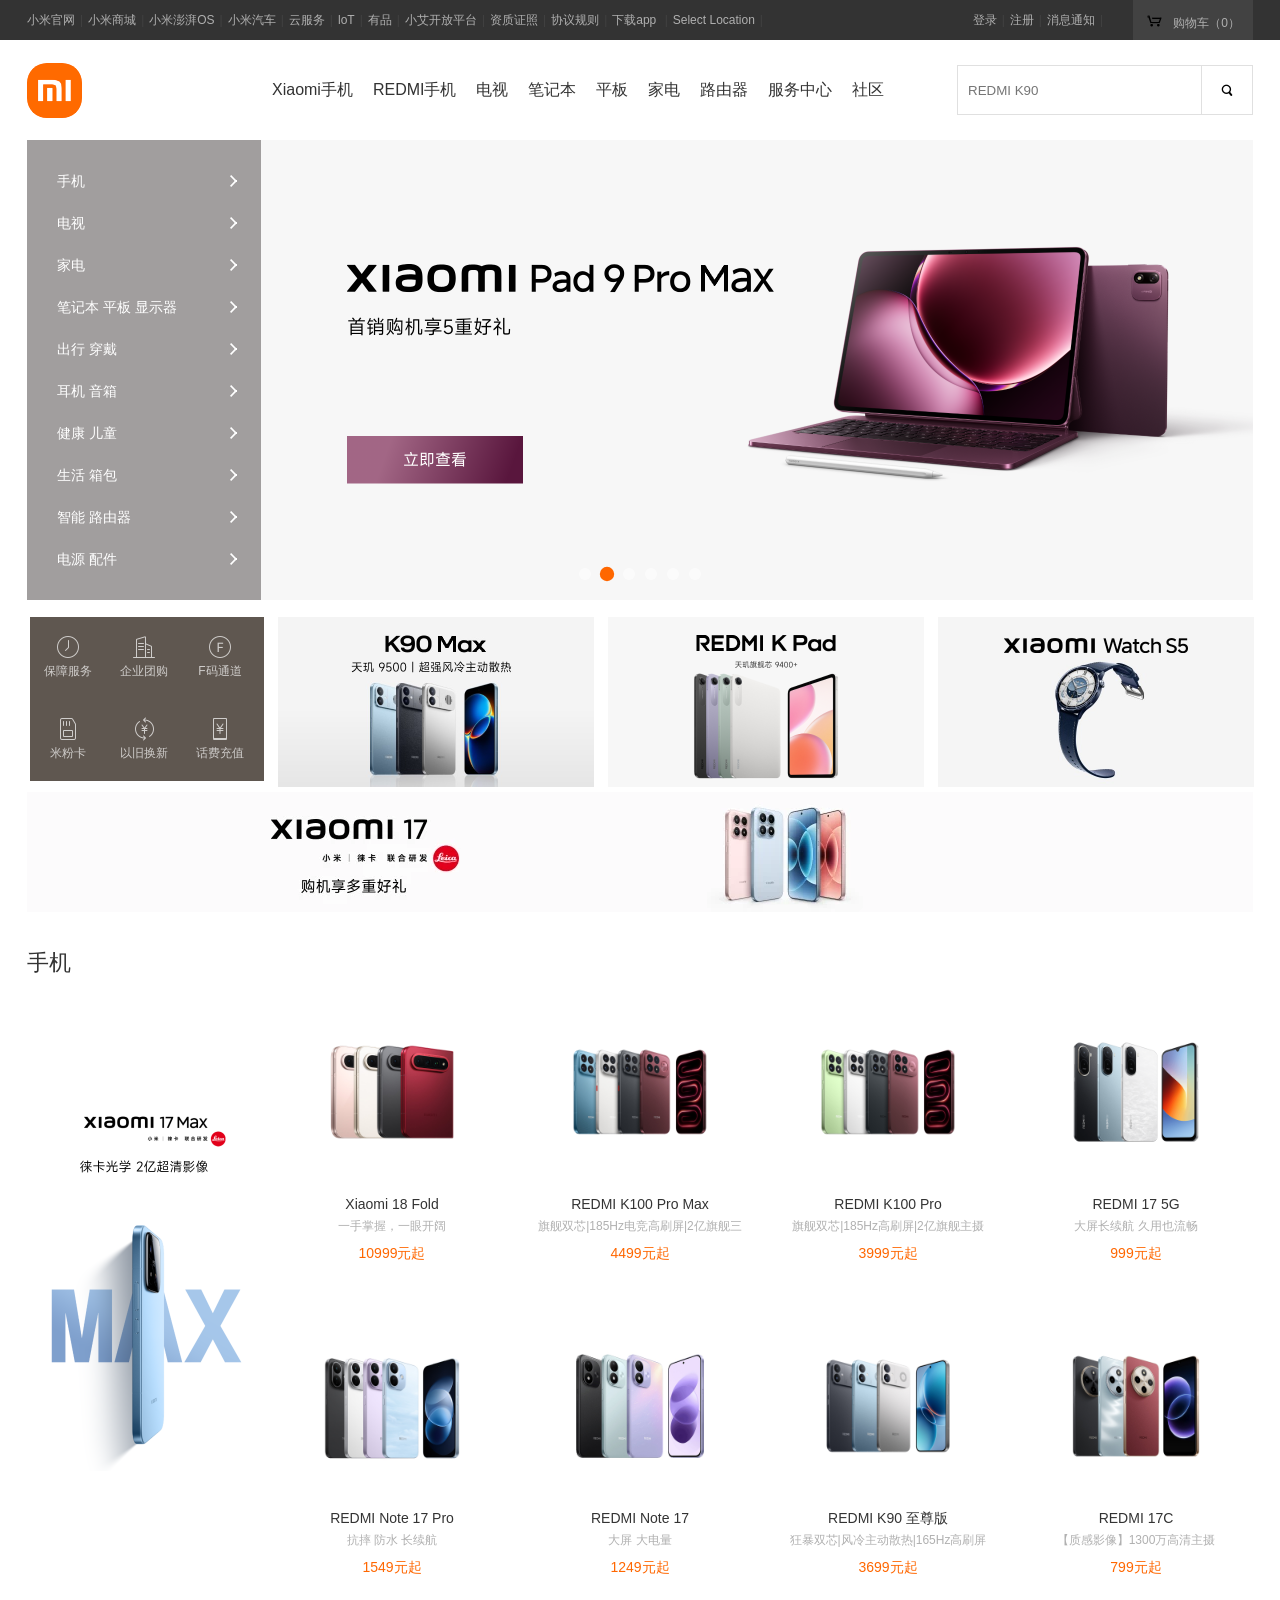
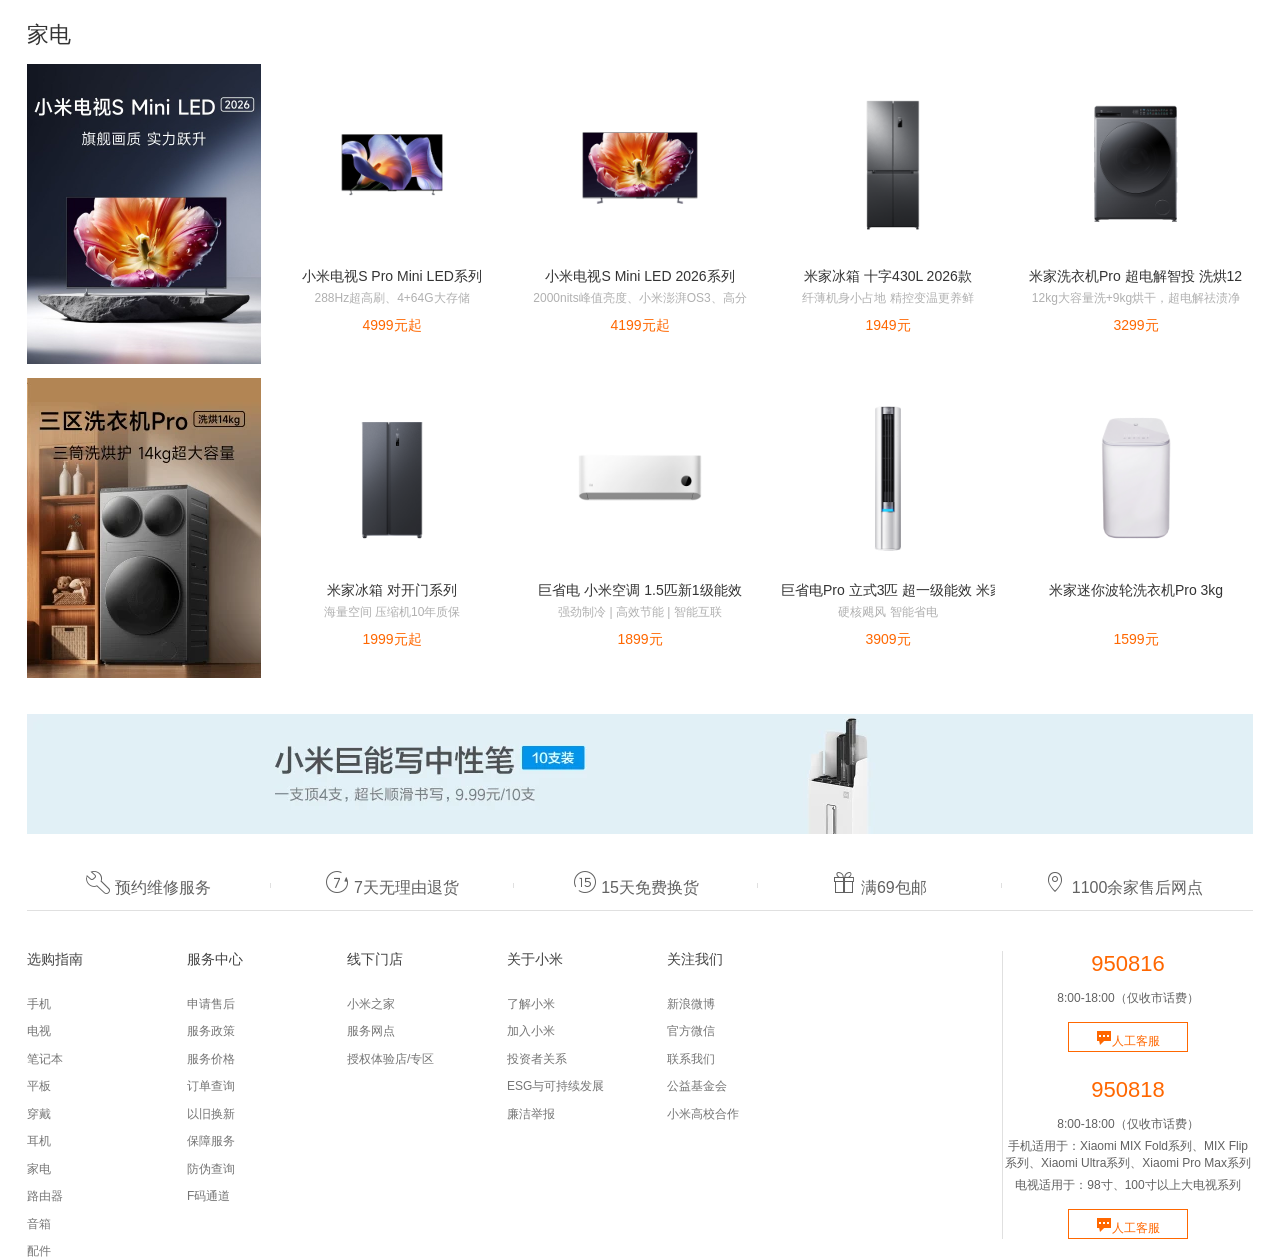
<file: index.html>
<!DOCTYPE html>
<html lang="en">

<head>
    <meta charset="UTF-8">
    <meta name="viewport" content="width=device-width, initial-scale=1.0">
    <title>小米商城</title>
    <link rel="shortcut icon" href="/images/favicon.ico" type="image/x-icon">
    <link rel="stylesheet" href="/css/reset.css">
    <link rel="stylesheet" href="/css/ikconfont/iconfont.css">
    <link rel="stylesheet" href="/css/mi.css">
</head>

<body>
    <!-- 黑色导航开始 -->
    <div class="blank-nav">
        <div class="wrap">
            <ul class="blank-nav-left">
                <li><a href="#">小米官网<span>|</span></a></li>
                <li><a href="#">小米商城<span>|</span></a></li>
                <li><a href="#">小米澎湃OS<span>|</span></a></li>
                <li><a href="#">小米汽车<span>|</span></a></li>
                <li><a href="#">云服务<span>|</span></a></li>
                <li><a href="#">loT<span>|</span></a></li>
                <li><a href="#">有品<span>|</span></a></li>
                <li><a href="#">小艾开放平台<span>|</span></a></li>
                <li><a href="#">资质证照<span>|</span></a></li>
                <li><a href="#">协议规则<span>|</span></a></li>
                <li>
                    <a href="#">下载app</a>
                    <span>|</span>
                    <div class="dowload">
                        <img src="/images/01_Logo品牌/小米商城APP下载图标.png" alt="">
                        <p>小米商城App</p>
                    </div>
                    <div class="stri"></div>
                </li>
                <li><a href="#">Select Location<span>|</span></a></li>
            </ul>
            <ul class="blank-nav-right">
                <li><a href="#">登录</a><span>|</span></li>
                <li><a href="#">注册</a><span>|</span></li>
                <li><a href="#">消息通知</a><span>|</span></li>
                <li class="cart">
                    <i class="iconfont iconfont-cart"></i>
                    <a href="#">购物车（0）</a>
                    <div class="cart-list">
                        购物车中还没有商品，赶紧选购吧！
                    </div>
                </li>
            </ul>
        </div>
    </div>
    <!-- 黑色导航开始 -->
    <!-- 白色导航开始 -->
    <div class="white-nav">
        <div class="wrap">
            <div class="logo">
                <img class="mi-home" src="/images/01_Logo品牌/icon-kfckfc.png" alt="">
                <img class="mi-logo" src="/images/01_Logo品牌/小米Logo_彩色.png" alt="">
            </div>
            <div class="nav-bar">
                <ul>
                    <li>
                        <a href="#">Xiaomi手机</a>
                        <div class="nav-bar-list">
                            <div class="wrap">
                                <ul>
                                    <li>
                                        <a href="#">
                                            <div class="img-box">
                                                <img src="/images/04_商品图片/Xiaomi18Fold.png" alt="">
                                            </div>
                                            <p class="name">Xiaomi 18 Fold</p>
                                            <p class="price">9999元</p>
                                        </a>
                                    </li>
                                </ul>
                            </div>
                        </div>
                    </li>
                    <li><a href="#">REDMI手机</a></li>
                    <li><a href="#">电视</a></li>
                    <li><a href="#">笔记本呢</a></li>
                    <li><a href="#">平板</a></li>
                    <li><a href="#">家电</a></li>
                    <li><a href="#">路由器</a></li>
                    <li><a href="#">服务中心</a></li>
                    <li><a href="#">社区</a></li>
                </ul>
            </div>
            <div class="search">
                <input type="text" placeholder="REDMI K90">
                <button class="iconfont iconfont-search"></button>
            </div>
        </div>
    </div>
    <!-- 白色导航结束 -->
    <!-- Banner 开始 -->
    <div class="banner">
        <div class="wrap">
            <div class="banner-container">
                <a href="#"> <img class="banner-img active" src="/images/03_轮播Banner/轮播图_小米18Fold_主视觉.jpg" alt=""></a>
                <a href="#"><img class="banner-img" src="/images/03_轮播Banner/轮播图_小米Pad9ProMax_主视觉.png" alt=""></a>
                <a href="#"><img class="banner-img" src="/images/03_轮播Banner/轮播图_小米手环11.jpg" alt=""></a>
                <a href="#"><img class="banner-img" src="/images/03_轮播Banner/轮播图_米家充气宝3_众筹.jpg" alt=""></a>
                <a href="#"><img class="banner-img" src="/images/03_轮播Banner/轮播图_米家夜灯4_众筹.jpg" alt=""></a>
                <a href="#"><img class="banner-img" src="/images/03_轮播Banner/轮播图_米家智能IH电饭煲2_众筹.jpg" alt=""></a>
            </div>
            <div class="banner-indicators">
                <span class="indicator active" data-index="0"></span>
                <span class="indicator" data-index="1"></span>
                <span class="indicator" data-index="2"></span>
                <span class="indicator" data-index="3"></span>
                <span class="indicator" data-index="4"></span>
                <span class="indicator" data-index="5"></span>
            </div>
            <!-- 侧边栏导航开始 -->
            <div class="slide">
                <ul>
                    <li>
                        <a href="#">手机<i class="iconfong iconfont-arrow-right-big"></i></a>
                        <div class="slide-list">
                            <ul>
                                <li>
                                    <a href="#">
                                        <img src="/images/02_图标Icon_一级分类图标/一级分类_手机.png" alt="">
                                        <span>Xiaomi数字旗舰</span>
                                    </a>
                                </li>
                            </ul>
                        </div>
                    </li>
                    <li><a href="#">电视<i class="iconfong iconfont-arrow-right-big"></i></a></li>
                    <li><a href="#">家电<i class="iconfong iconfont-arrow-right-big"></i></a></li>
                    <li><a href="#">笔记本 平板 显示器<i class="iconfong iconfont-arrow-right-big"></i></a></li>
                    <li><a href="#">出行 穿戴<i class="iconfong iconfont-arrow-right-big"></i></a></li>
                    <li><a href="#">耳机 音箱<i class="iconfong iconfont-arrow-right-big"></i></a></li>
                    <li><a href="#">将抗 儿童<i class="iconfong iconfont-arrow-right-big"></i></a></li>
                    <li><a href="#">生活 箱包<i class="iconfong iconfont-arrow-right-big"></i></a></li>
                    <li><a href="#">智能 路由器<i class="iconfong iconfont-arrow-right-big"></i></a></li>
                    <li><a href="#">电源 配件<i class="iconfong iconfont-arrow-right-big"></i></a></li>
                </ul>
            </div>
            <!-- 侧边栏导航结束 -->
        </div>
    </div>
    </div>
    <!-- Banner结束 -->

    <!-- 广告开始 -->
    <div class="ad">
        <div class="wrap">
            <div class="ad-aside">
                <ul>
                    <li>
                        <a href="#">
                            <img src="/images/02_图标Icon_顶部功能图标/保障服务_图标.png" alt="">
                            <p>米粉卡</p>
                        </a>
                    </li>
                </ul>
                <div class="ad-img">
                    <a href="#">
                        <img src="/images/03_轮播Banner/轮播小窗_REDMIK90Max.jpg" alt="">
                    </a>
                </div>
                <div class="ad-img">
                    <a href="#">
                        <img src="/images/03_轮播Banner/轮播小窗_REDMIKPad.png" alt="">
                    </a>
                </div>
                <div class="ad-img">
                    <a href="#">
                        <img src="/images/03_轮播Banner/轮播小窗_XiaomiWatchS5.jpg" alt="">
                    </a>
                </div>
            </div>
        </div>
    </div>
    <!-- 广告结束 -->

    <!-- 主体模块开始 -->
    <div class="content">
        <div class="wrap">
            <div class="big-img">
                <a href="#">
                    <img src="./images/03_轮播Banner/213.webp" alt="">
                </a>
            </div>
            <!-- 手机模块开始 -->
            <div class="phone">
                <h3 class="title">手机</h3>
                <div class="phone-box">
                    <div class="phone-box-left">
                        <a href="#"><img src="./images/07_活动素材/手机专区活动横图2.png" alt=""></a>
                    </div>
                    <div class="phone-box-right">
                        <div class="item">
                            <a href="#">
                                <img class="item-img" src="/imgs/phone/01_Xiaomi_18_Fold.png" alt="">
                                <p class="item-name">Xiaomi 18 Fold</p>
                                <p class="item-desc">一手掌握，一眼开阔</p>
                                <p class="item-price">10999元起</p>
                            </a>
                        </div>
                    </div>
                </div>
            </div>
            <!-- 手机模块结束 -->

            <!-- 家电模块开始 -->
            <div class="elc">
                <h3 class="title">家电</h3>
                <div class="phone-box">
                    <div class="elc-left">
                        <div class="item elc-item">
                            <a href="#"><img src="./images/07_活动素材/家电专区活动横图.jpg" alt=""></a>
                        </div>
                        <div class="item elc-item">
                            <a href="#"><img src="./images/07_活动素材/222.webp" alt=""></a>
                        </div>
                    </div>

                    <div class="elc-right phone-box-right">
                        <div class="item">
                            <a href="#">
                                <img class="item-img" src="/imgs/phone/01_Xiaomi_18_Fold.png" alt="">
                                <p class="item-name">Xiaomi 18 Fold</p>
                                <p class="item-desc">一手掌握，一眼开阔</p>
                                <p class="item-price">10999元起</p>
                            </a>
                        </div>
                        <div class="elc-box">
                            <div class="item-last">
                                <div></div>
                                <div></div>
                            </div>

                        </div>
                    </div>
                </div>
            </div>
            <!-- 家电模块结束 -->
            <!-- 广告开始 -->
            <div class="big-img">
                <a href="#">
                    <img src="./images/07_活动素材/232222.webp" alt="">
                </a>
            </div>
            <!-- 广告结束 -->
        </div>
    </div>
    <!-- 主题模块结束 -->
    <!-- 页脚开始 -->
    <div class="footrer">
        <div class="wrap">
            <div class="footer-service">
                <ul>
                    <li>
                        <a href="#">
                            <i class="iconfont iconfont-tool"></i>
                            <span>预约维修服务</span>
                        </a>
                    </li>
                    <li>
                        <a href="#">
                            <i class="iconfont iconfont-circle-7"></i>
                            <span>7天无理由退货</span>
                        </a>
                    </li>
                    <li>
                        <a href="#">
                            <i class="iconfont iconfont-circle-15"></i>
                            <span>15天免费换货</span>
                        </a>
                    </li>
                    <li>
                        <a href="#">
                            <i class="iconfont iconfont-gift"></i>
                            <span>满69包邮</span>
                        </a>
                    </li>
                    <li class="list-child">
                        <a href="#">
                            <i class="iconfont iconfont-location"></i>
                            <span>1100余家售后网点</span>
                        </a>
                    </li>
                </ul>
            </div>
            <div class="footer-link">
                <ul>
                    <li>选购指南</li>
                    <li><a href="#">手机</a></li>
                </ul>
                <div class="footer-aside">
                    <p class="tel1">950816</p>
                    <div class="footer-conter">
                        <p>8:00-18:00（仅收市话费）</p>
                        <a class="kefu" href="#"><i class="iconfont iconfont-message2"></i>人工客服</a>
                    </div>
                    <p class="tel">950818</p>
                    <div>
                        <div class="footer-conter">
                            <p>8:00-18:00（仅收市话费）</p>
                            <p>手机适用于：Xiaomi MIX Fold系列、MIX Flip系列、Xiaomi Ultra系列、Xiaomi Pro Max系列</p>
                            <p>电视适用于：98寸、100寸以上大电视系列</p>
                            <a class="kefu" href="#"><i class="iconfont iconfont-message2"></i>人工客服</a>
                        </div>
                    </div>
                </div>
            </div>
        </div>
    </div>
    <!-- 页脚结束 -->
    <!-- Js导入 -->
    <script src="/js/TopNav.js"></script>
    <script src="/js/swiper.js"></script>
    <script src="/js/nav.js"></script>
    <script src="/js/channel.js"></script>
    <script src="/js/phone.js"></script>
    <script src="/js/appliance.js"></script>
    <script src="/js/footer.js"></script>
</body>

</html>
</file>
<file: css/ikconfont/iconfont.css>
/* 小米商城 iconfont 字体图标库 — 提取自 mi.com（2026-09-09） */
@font-face {
  font-family: "iconfont";
  src: url("/css/ikconfont/iconfont.eot"); /* IE9 */
  src: url("/css/ikconfont/iconfont.eot?#iefix") format("embedded-opentype"), /* IE6-IE8 */
       url("/css/ikconfont/iconfont.woff2") format("woff2"),
       url("/css/ikconfont/iconfont.woff") format("woff"),
       url("/css/ikconfont/iconfont.ttf") format("truetype"),
       url("/css/ikconfont/iconfont.svg#iconfont") format("svg"); /* iOS 4.1- */
  font-weight: normal;
  font-style: normal;
  font-display: block;
}

[class^="iconfont-"], [class*=" iconfont-"] {
  font-family: "iconfont" !important;
  font-size: 16px;
  font-style: normal;
  -webkit-font-smoothing: antialiased;
  -moz-osx-font-smoothing: grayscale;
}
.iconfont-arrow-left:before { content: "\e626"; }
.iconfont-arrow-right:before { content: "\e621"; }
.iconfont-arrow-up:before { content: "\e611"; }
.iconfont-arrow-down:before { content: "\e61a"; }
.iconfont-arrow-left-big:before { content: "\e628"; }
.iconfont-arrow-right-big:before { content: "\e623"; }
.iconfont-arrow-up-big:before { content: "\e612"; }
.iconfont-arrow-down-big:before { content: "\e61b"; }
.iconfont-arrow-up-tail:before { content: "\e62f"; }
.iconfont-arrow-down-tail:before { content: "\e633"; }
.iconfont-arrow-down-mini:before { content: "\e61c"; }
.iconfont-arrow-down-small:before { content: "\e62b"; }
.iconfont-arrow-left-thin:before { content: "\e629"; }
.iconfont-arrow-right-thin:before { content: "\e624"; }
.iconfont-arrow-left-big-thin:before { content: "\e627"; }
.iconfont-arrow-right-big-thin:before { content: "\e622"; }
.iconfont-like:before { content: "\e60f"; }
.iconfont-like3:before { content: "\e90a"; }
.iconfont-like3-outline:before { content: "\e909"; }
.iconfont-dislike:before { content: "\e603"; }
.iconfont-dqm-left:before { content: "\e625"; }
.iconfont-dqm-right:before { content: "\e620"; }
.iconfont-check:before { content: "\221a"; }
.iconfont-close:before { content: "\e602"; }
.iconfont-circle-check:before { content: "\e618"; }
.iconfont-circle-close:before { content: "\e605"; }
.iconfont-plus:before { content: "\e609"; }
.iconfont-minus:before { content: "\e60b"; }
.iconfont-heart:before { content: "\e62e"; }
.iconfont-heart-outline:before { content: "\e62d"; }
.iconfont-heart-small:before { content: "\e631"; }
.iconfont-heart-outline-small:before { content: "\e614"; }
.iconfont-face:before { content: "\e61f"; }
.iconfont-face-smile:before { content: "\e60e"; }
.iconfont-face-sad:before { content: "\e613"; }
.iconfont-face-laugh:before { content: "\e619"; }
.iconfont-cart:before { content: "\e60c"; }
.iconfont-cart-plus:before { content: "\e60a"; }
.iconfont-cart-full:before { content: "\e60d"; }
.iconfont-menu:before { content: "\e62c"; }
.iconfont-message:before { content: "\e610"; }
.iconfont-message2:before { content: "\e600"; }
.iconfont-forward:before { content: "\e607"; }
.iconfont-forward2:before { content: "\e639"; }
.iconfont-question:before { content: "\e617"; }
.iconfont-wechat:before { content: "\e608"; }
.iconfont-weibo:before { content: "\e630"; }
.iconfont-qzone:before { content: "\e632"; }
.iconfont-play:before { content: "\e601"; }
.iconfont-disbled:before { content: "\e61e"; }
.iconfont-simcard:before { content: "\e641"; }
.iconfont-simcard2:before { content: "\e906"; }
.iconfont-telecom:before { content: "\e640"; }
.iconfont-tool:before { content: "\e634"; }
.iconfont-circle-7:before { content: "\e635"; }
.iconfont-circle-15:before { content: "\e636"; }
.iconfont-location:before { content: "\e637"; }
.iconfont-location2:before { content: "\e90b"; }
.iconfont-gift:before { content: "\e638"; }
.iconfont-gift2:before { content: "\e63e"; }
.iconfont-gift3:before { content: "\e905"; }
.iconfont-search:before { content: "\e616"; }
.iconfont-search2:before { content: "\e63a"; }
.iconfont-sync:before { content: "\e62a"; }
.iconfont-sync2:before { content: "\e63b"; }
.iconfont-card:before { content: "\e63c"; }
.iconfont-card-outline:before { content: "\e907"; }
.iconfont-alarm:before { content: "\e63d"; }
.iconfont-fcode:before { content: "\e63f"; }
.iconfont-clock:before { content: "\e606"; }
.iconfont-star:before { content: "\e61d"; }
.iconfont-alert:before { content: "\e90c"; }
.iconfont-circle-arrow-right:before { content: "\e615"; }
.iconfont-circle-phone:before { content: "\e904"; }
.iconfont-phone:before { content: "\e908"; }
.iconfont-month:before { content: "\e901"; }
.iconfont-1yuan:before { content: "\e903"; }
</file>
<file: css/mi.css>
/* 黑色导航开始 */
.blank-nav {
    width: 100%;
    height: 40px;
    line-height: 40px;
    background-color: #333;
    font-size: 12px;
}

.wrap {
    width: 1226px;
    margin: 0 auto;
    
}

.wrap a {
    text-decoration: none;
}

.wrap a:hover {
    color: #fff;
}

.blank-nav-left {
    float: left;
}

.blank-nav-right {
    float: right;
}

.blank-nav li {
    float: left;
    position: relative;
}

.blank-nav a {
    color: #b0b0b0;
}

.blank-nav span {
    color: #424242;
    margin: 0 5px;
}

.dowload {
    width: 124px;
    height: 0;
    background: #fff;
    text-align: center;
    box-shadow: 0 1px 5px #aaa;
    position: absolute;
    top: 40px;
    left: 50%;
    margin-left: -62px;
    overflow: hidden;
    transition: all 0.3s;
    z-index: 10;
}

.dowload img {
    width: 90px;
    margin: 18px auto 12px;
}

.dowload p {
    color: #333;
    font-size: 14px;
    line-height: 14px;
}

.blank-nav-left li:hover>.dowload {
    height: 148px;

}

.stri {
    width: 0;
    height: 0;
    border-bottom: 8px solid #fff;
    border-left: 8px solid transparent;
    border-right: 8px solid transparent;
    position: absolute;
    bottom: 0;
    left: 50%;
    margin-left: -8px;
    display: none;
}

.blank-nav-left>li:hover>.stri {
    display: block;
}

.cart {
    width: 120px;
    height: 40px;
    background: #424242;
    margin-left: 25px;
    position: relative;
    
    z-index: 10;
}

.cart:hover {
    background: #fff;
}

.cart:hover>a {
    color: #ff6700;
}

.cart:hover>i {
    color: #ff6700;
}

.cart i {
    font-style: normal;
    margin-right: 8px;
}

.cart-list {
    width: 316px;
    height: 0;
    background: #fff;
    box-shadow: 0 2px 10px rgba(0, 0, 0, 0.15);
    position: absolute;
    right: 0;
    top: 40px;
    color: #424242;
    overflow: hidden;
    transition: all 0.3s;
    line-height: 100px;
}

.cart:hover>.cart-list {
    height: 100px;
}

/* 黑色导航结束 */

/* 白色导航开始 */
.white-nav {
    width: 100%;
    height: 100px;
    background: #fff;
    position: relative;
}

.logo {
    width: 55px;
    height: 55px;
    background-color: #ff6700;
    float: left;
    margin-top: 22.5px;
    overflow: hidden;
    position: relative;
    border-radius: 20px;
    margin-right: 180px;
}

.logo>img {
    width: 100%;
    height: 100%;
    position: absolute;
    top: 0;
    transition: all 0.2s;
}

.mi-home {
    left: -55px;
}

.mi-logo {
    left: 0;
}

.logo:hover>.mi-home {
    left: 0;
}

.logo:hover>.mi-logo {
    left: 55px;
}
.nav-bar{
    height: 100px;
    line-height: 100px;
    float: left;
}
.nav-bar li{
    float: left;
}
.nav-bar>ul>li>a{
    color: #333;
    padding: 0 10px;
}

.search{
    width: 296px;
    height: 100px;
    float: right;
}
.nav-bar>ul>li>a:hover{
    color: #ff6700;
}
.nav-bar>ul>li:first-child img{
    margin-top: 22.5px;
}
.search input{
    width: 244px;
    height: 50px;border: 1px solid #e0e0e0;
    margin-top: 25px;
    outline: none;
    padding: 0 10px;
    box-sizing: border-box;
    border-right: 0;
}
.search button{
    width: 52px;
    height: 50px;
    background: #fff;
    border: 1px solid #e0e0e0;
    float: right;
    margin-top: 25px;
}
.search button:hover{
    background-color: #ff6700;
    color: #fff;
}
.nav-bar-list{
    width: 100%;
    height: 229px;
    background-color: #fff;
    border-top: 1px solid #eee;
    box-shadow: 0 3px 4px rgba(0,0,0,0.1);
    position: absolute;
    left: 0;
    top: 100px;
    display: none;
    z-index: 10;
}
.nav-bar li:hover .nav-bar-list{
    display: block;
}
.nav-bar li:hover a{
    color: #ff6700;
}
.img-box{
    width: 100%;
    height: 110px;
    margin-top: 35px;
    border-right: 1px solid #eee;
    box-sizing: border-box;
    margin-bottom: 16px;
}
.img-box img{
    width: 160px;
    height: 110px;
}
.img-box{
    border-right: 0;
}
.nav-bar-list p{
    font-size: 12px;
    line-height: 20px;
     text-align: center;
}
.name{
    color: #333;
}
.price{
    color: #ff6700;
}
/* 白色导航结束 */
/* 轮播图开始 */
.banner{
    width: 100%;
    height: 460px;
    position: relative;
}
.banner-container{
    position: relative;
    width: 100%;
    height: 460px;
    overflow: hidden;
}
.banner-img{
    width: 100%;
    height: 460px;
    object-fit: cover;
    position: absolute;
    top:0;
    left:0;
    opacity: 0;
    transition: opacity 1s ease-in-out;
}
.banner-img.active{
    opacity: 1;
}
.banner-indicators{
    position: absolute;
    bottom: 20px;
    left: 50%;
    transform: translateX(-50%);
    display: flex;
    gap: 10px;
    z-index: 10;
}
.indicator{
    width: 12px;
    height: 12px;
    border-radius: 50%;
    background-color: rgba(255,255,255,0.5);
    cursor: pointer;
    transition: all 0.3s ease;
}
.indicator.active{
    background-color: #ff6700;
    transform: scale(1.2);
}
/* 轮播图结束 */

/* 侧边栏导航开始 */
.banner>.wrap{
    position: relative;
    text-align: center;
}
.slide{
    width: 234px;
    height: 460px;
    padding: 20px 0;
    background: rgba(105,101,101,0.6);
    position: absolute;
    left: 0;
    top:0;
}
.slide>ul>li{
    height: 42px;
    line-height: 42px;
    text-align: left;
    padding-left: 30px;
    font-size: 14px;
}
.slide>ul>li:hover{
    background: #ff6700;
}
.slide>ul>li>a{
    color: #fff;
}
.slide i{
    float: right;
    padding-right: 20px;
}
.slide-list{
    width: 992px;
    height: 460px;
    background: #fff;
    border: 1px solid #e0e0e0;
    border-left: none;
    box-sizing: border-box;
    box-shadow: 0 8px 16px rgba(0,0,0,0.18);
    padding-top: 2px;
    position: absolute;
    top: 0;
    left: 234px;
    z-index: 100;
    display: none;
}
.slide-list ul{
    width: 100%;
}
.slide-list ul li{
    width: 247.75px;
    float: left;
    height: 76px;
    padding: 18px 0 18px 20px;
    box-sizing: border-box;
    line-height: 40px;
}
.slide-list img{
    width: 40px;
    margin-right: 14px;
}
.slide-list span{
    color: #333;
    font-size: 12px;
    white-space: nowrap;
    overflow: hidden;
    text-overflow: ellipsis;
    position: relative;
    top: -14px;
}
.slide li:hover .slide-list{
    display: block;
}
.slide-list li:hover span{
    color: #ff6700;
}
/* 侧边栏导航结束 */ 


/* 广告开始 */
    .ad{
        width: 100%;
        height: 170px;
        padding: 14px 0 26px;
        background: #fff;
    }
    .ad-aside{
        display: flex;
        height: 170px;
       
        padding: 3px;
        box-sizing: border-box;
        font-size: 12px;
        float: left;
    }
    .ad-aside ul{
        width: 234px;
         background: #5f5750;
    }
    .ad-aside li{
        float: left;
        width: 76px;
        height: 82px;
        padding-top: 18px;
        box-sizing: border-box;
        opacity: 0.7;
    }
    .ad-aside a{
        color: #fff;
    }
    .ad-aside a img{
        display: block;
        width: 24px;
        height: 24px;
        margin: 0 auto 4px;
    }
    .ad-aside li:hover{
        opacity: 1;
    }
    .ad-aside .ad-img{
        width: 316px;
        margin-left: 14px;
    }
    .ad-aside .ad-img a img{
        width: 100%;
        height: 170px;
        float: left;
        
    }
/* 广告结束 */

/* 主题开始 */
    .centent{
        width: 100%px;
        background: #f5f5f5;
        overflow: hidden;
        padding: 4px 0 12px;
    }
    .big-img{
        width: 100%;
        height: 120px;
        margin: 22px 0;
    }
    .big-img img{
        width: 1226px;
        height: 120px;
        /* 横纵比 */
        aspect-ratio: auto 1226/120;
    }
    /* 手机模块开始 */
    .title{
        text-align: left;
        color: #333;
        font-size: 22px;
        font-weight: 200;
        line-height: 58px;
    }
    .phone-box{
        width: 100%;
        height: 614px;
    }
    .phone-box-left{
        width: 234px;
        height: 100%;
        float: left;
    }
    .phone-box-left a img{
        width: 234px;
        transition: all 0.2s linear;
    }
    .phone-box-left a img:hover{
        transform: translate3d(0,-2px,0);
        box-shadow: 0 15px 30px rgba(0,0,0,0.1);
    }
    .phone-box-right{
        width: 992px;
        height: 614px;
        float: left;
    }
    .item{
        width: 234px;
        height: 300px;
        background: #fff;
        padding: 20px 0;
        margin: 0 0 14px 14px;
        float: left;
        box-sizing: border-box;
        transition: all 0.2s linear;
    }
    .item:hover{
        transform: matrix3d(0,-2px,0);
        box-shadow: 0 15px 30px rgba(0,0,0,0.1);
    }
    .item-img{
        width: 160px;
        margin-bottom: 18px;
    }
    .item-name{
        width: 214px;
        height: 21px;
        color: #333;
        font-size: 14px;
        line-height: 21px;
        margin: 0 auto 2px;
        white-space: nowrap;
        overflow: hidden;
        text-align: ellipsis;
    }
    .item-desc{
        width: 214px;
        height: 18px;
        color: #b0b0b0;
        font-size: 12px;
        line-height: 18px;
        margin: 0 auto 10px;
        overflow: hidden;
        text-align: ellipsis;
    }
    .item-price{
        color: #ff6700;
        font-size: 14px;
    }
    /* 手机模块结束 */

    /* 家电模块开始 */
    .elc{
        overflow: hidden;
        clear: both;
    }
    .elc-left{
        float: left;
        width: 234px;

    }
    .elc-left .elc-item img{
        width: 234px;
        height: 300px;
    }
    .elc-right{
        float: right;
        width: 992px;
    }
    .elc-item{
        margin-left: 0;
        padding: 0;
    }
    .elc-box{
        width: 100%;
        height: 614px;
    }
    .item-list{
        width: 234px;
        height: 300px;
        float: left;
        margin-left: 14px;
    }
    .item-list>div{
        width: 234px;
        height: 143px;
        background: #fff;
        transition: all 0.2s linear;

    }
    .item-list>div:first-child{
        margin-bottom: 14px;
    }
    .item-list>div:hover{
        transform: rotate3d(-2px);
        box-shadow: 0 15px 30px rgba(0.0.0.0.1);
    }
    /* 家电模块结束 */
/* 主题结束 */

/* 页脚开始 */
    .footer-service{
        width: 100%;
        height: 25px;
        line-height: 0px;
        padding: 27px 0 ;
        border-bottom: 1px solid #e0e0e0;

    }
    .footer-service li{
        float: left;
        width: 19.8%;
        border-right: 1px solid #e0e0e0;
    }
    .list-child:last-child{
        border-right: none;
    }
    .footer-service i{
        font-size: 24px;
        margin: right 6px; ;
    }
    .footer-service a{
        color: #616161;
    }
    .footer-service a:hover{
        color: #ff6700;
    }
    .footer-link{
        width: 100%;
        height: 172px;
        padding: 40px 0;
        float: right;
    }
    .footer-link ul{
        float: left;
        width: 160px;
        text-align: left;
        color: #424242;
        font-size: 14px;
        line-height: 1.25;
    }
    .footer-link ul a{
        font-size: 12px;
        color: #757575;
    }
    .footer-link ul a:hover{
        color: #ff6700;
    }
    .footer-link li{
        margin-top: 10px;
    }
    .footer-link li:first-child{
        margin: 0 0 26px;
    }
    .footer-aside{
        width: 251px;
        border-left: 1px solid #e0e0e0;
        float: right;
        color: #616161;
    }
    .footer-conter p{
        font-size: 12px;
        margin-bottom: 5px;
    }
    .kefu{
        display: block;
        width: 120px;
        height: 30px;
        line-height: 30px;
        border: 1px solid #ff6700;
        box-sizing: border-box;
        margin: 0 auto;
        margin-top: 15px;
        color: #ff6700;
        transition: all 0.4s;
        font-size: 12px;
    }
    .kefu:hover{
        background: #f25807;
        border-color: #f25807;
        color: #fff;
    }
    .tel{
       margin-top: 25px;
       margin-bottom: 13px;
       color: #ff6700;
       font-size: 22px;
    }
    .tel1{
       margin-bottom: 13px;
       color: #ff6700;
       font-size: 22px;
    }
/* 页脚结束 */
</file>
